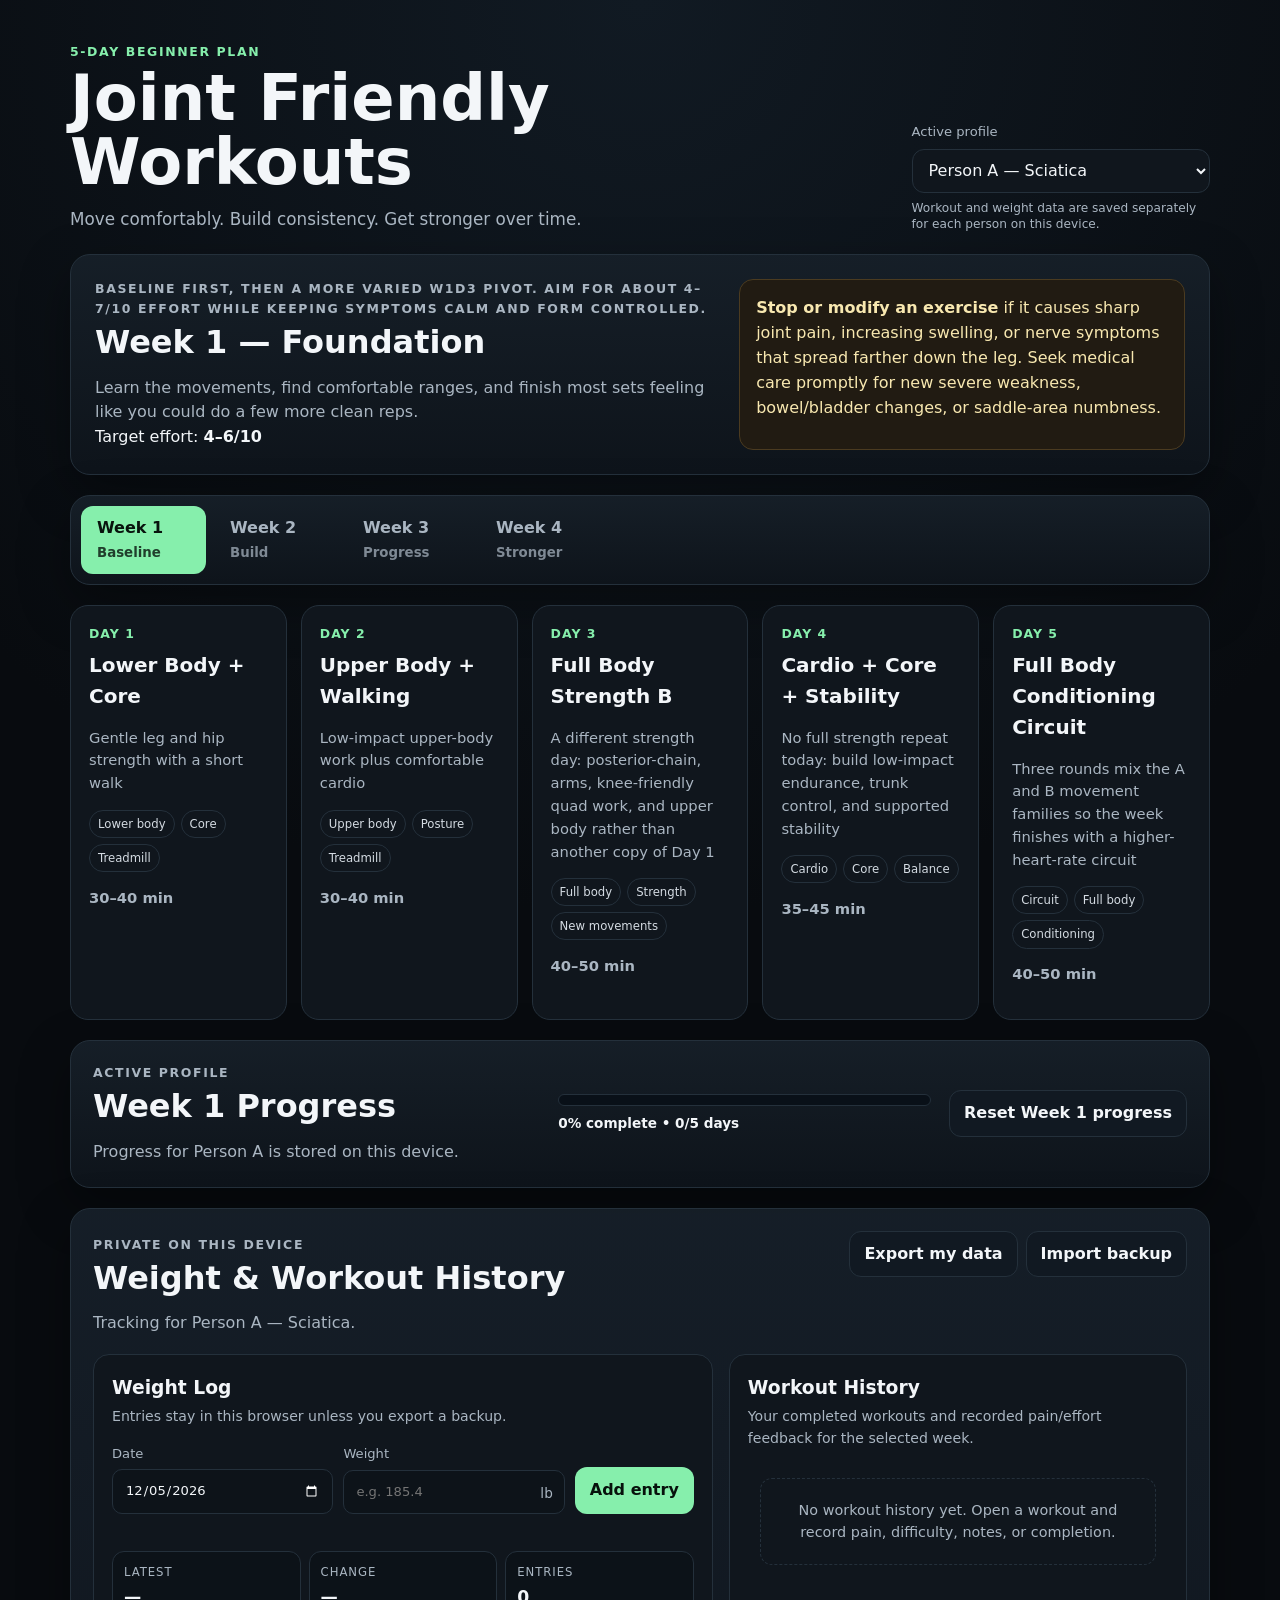
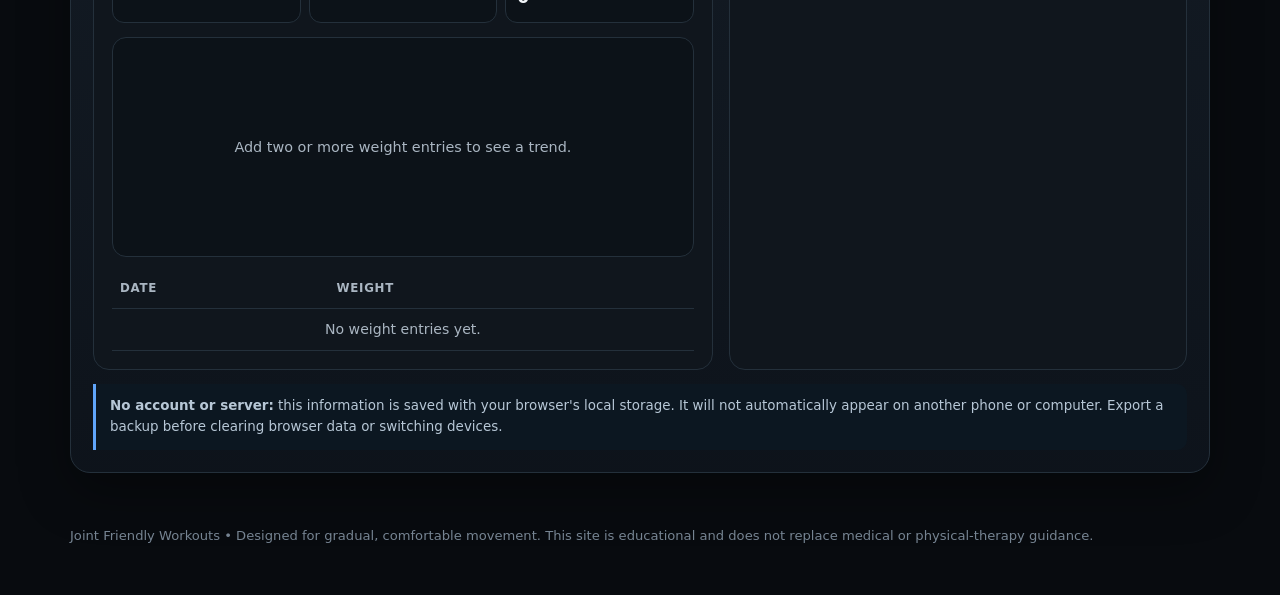
<file: index.html>
<!doctype html>
<html lang="en">
<head>
  <meta charset="utf-8" />
  <meta name="viewport" content="width=device-width, initial-scale=1" />
  <meta name="theme-color" content="#0b0f14" />
  <meta name="description" content="Joint-friendly 5-day workout plans with sciatica and knee/hip modifications." />
  <title>Joint Friendly Workouts</title>
  <link rel="stylesheet" href="styles.css" />
</head>
<body>
  <header class="site-header">
    <div>
      <p class="eyebrow">5-day beginner plan</p>
      <h1>Joint Friendly Workouts</h1>
      <p class="subtitle">Move comfortably. Build consistency. Get stronger over time.</p>
    </div>
    <div class="profile-control" aria-label="Select workout profile">
      <label for="profileSelect">Active profile</label>
      <select id="profileSelect">
        <option value="a">Person A — Sciatica</option>
        <option value="b">Person B — Knee / Hip</option>
      </select>
      <p class="profile-note">Workout and weight data are saved separately for each person on this device.</p>
    </div>
  </header>

  <main class="layout">
    <section class="panel intro-card">
      <div>
        <p class="eyebrow" id="weekEyebrow">4-week progressive plan</p>
        <h2 id="weekTitle">Week 1 — Baseline &amp; Comfort</h2>
        <p id="weekIntro">Learn the movements, find comfortable ranges, and finish most sets feeling like you could do a few more clean reps.</p>
        <div class="week-effort">Target effort: <strong id="weekEffort">4–6/10</strong></div>
      </div>
      <div class="safety-box">
        <strong>Stop or modify an exercise</strong> if it causes sharp joint pain, increasing swelling, or nerve symptoms that spread farther down the leg. Seek medical care promptly for new severe weakness, bowel/bladder changes, or saddle-area numbness.
      </div>
    </section>

    <nav class="week-nav panel" aria-label="Workout week navigation">
      <button class="week-tab active" data-week="1"><span>Week 1</span><small>Baseline</small></button>
      <button class="week-tab" data-week="2"><span>Week 2</span><small>Build</small></button>
      <button class="week-tab" data-week="3"><span>Week 3</span><small>Progress</small></button>
      <button class="week-tab" data-week="4"><span>Week 4</span><small>Stronger</small></button>
    </nav>

    <section class="day-grid" id="dayGrid" aria-label="Workout days"></section>

    <section class="panel progress-panel">
      <div>
        <p class="eyebrow">Active profile</p>
        <h2 id="progressWeekTitle">Week 1 Progress</h2>
        <p id="progressProfileText">Progress for Person A is stored on this device.</p>
      </div>
      <div class="progress-wrap" aria-label="Workout completion progress">
        <div class="progress-bar"><span id="progressFill"></span></div>
        <strong id="progressText">0% complete</strong>
      </div>
      <button id="resetProgress" class="secondary-btn">Reset current week progress</button>
    </section>

    <section class="panel tracking-panel" id="tracking">
      <div class="tracking-header">
        <div>
          <p class="eyebrow">Private on this device</p>
          <h2>Weight &amp; Workout History</h2>
          <p id="trackingProfileText">Tracking for Person A.</p>
        </div>
        <div class="tracking-actions">
          <button id="exportData" class="secondary-btn">Export my data</button>
          <label class="secondary-btn import-btn" for="importData">Import backup</label>
          <input id="importData" type="file" accept="application/json,.json" hidden />
        </div>
      </div>

      <div class="tracking-grid">
        <section class="tracking-card">
          <div class="section-heading">
            <div>
              <h3>Weight Log</h3>
              <p>Entries stay in this browser unless you export a backup.</p>
            </div>
          </div>
          <form id="weightForm" class="weight-form">
            <label>Date
              <input type="date" id="weightDate" required />
            </label>
            <label>Weight
              <div class="input-with-unit">
                <input type="number" id="weightValue" min="1" max="999" step="0.1" inputmode="decimal" placeholder="e.g. 185.4" required />
                <span>lb</span>
              </div>
            </label>
            <button class="primary-btn" type="submit">Add entry</button>
          </form>
          <p class="form-message" id="weightMessage" role="status" aria-live="polite"></p>
          <div class="weight-summary" id="weightSummary"></div>
          <div class="chart-wrap" id="weightChartWrap">
            <svg id="weightChart" class="weight-chart" viewBox="0 0 640 220" role="img" aria-label="Weight trend chart"></svg>
            <p id="emptyChart" class="empty-state">Add two or more weight entries to see a trend.</p>
          </div>
          <div class="table-wrap">
            <table class="history-table">
              <thead><tr><th>Date</th><th>Weight</th><th></th></tr></thead>
              <tbody id="weightHistoryBody"></tbody>
            </table>
          </div>
        </section>

        <section class="tracking-card">
          <div class="section-heading">
            <div>
              <h3>Workout History</h3>
              <p id="historyWeekText">Your completed workouts and recorded pain/effort feedback for the selected week.</p>
            </div>
          </div>
          <div id="workoutHistory" class="workout-history"></div>
        </section>
      </div>

      <div class="privacy-note">
        <strong>No account or server:</strong> this information is saved with your browser's local storage. It will not automatically appear on another phone or computer. Export a backup before clearing browser data or switching devices.
      </div>
    </section>
  </main>

  <dialog id="workoutDialog" class="workout-dialog">
    <div class="dialog-shell">
      <button class="close-btn" id="closeDialog" aria-label="Close workout">×</button>
      <div id="workoutContent"></div>
    </div>
  </dialog>

  <footer>
    <p>Joint Friendly Workouts • Designed for gradual, comfortable movement. This site is educational and does not replace medical or physical-therapy guidance.</p>
  </footer>

  <script src="data/workouts.js"></script>
  <script src="app.js"></script>
</body>
</html>
</file>
<file: styles.css>
:root {
  color-scheme: dark;
  --bg: #080b0f;
  --panel: #10161d;
  --panel-2: #161f28;
  --text: #f3f6f9;
  --muted: #aab6c2;
  --accent: #86efac;
  --accent-2: #60a5fa;
  --warning: #fde68a;
  --danger: #fca5a5;
  --border: #24303b;
  --shadow: 0 18px 50px rgba(0,0,0,.35);
}

* { box-sizing: border-box; }
html { scroll-behavior: smooth; }
body {
  margin: 0;
  font-family: Inter, ui-sans-serif, system-ui, -apple-system, BlinkMacSystemFont, "Segoe UI", sans-serif;
  background: radial-gradient(circle at top, #111a23 0%, var(--bg) 40%);
  color: var(--text);
  line-height: 1.55;
}
button, select, input, textarea { font: inherit; }
button, select { min-height: 44px; }

.site-header {
  max-width: 1180px;
  margin: 0 auto;
  padding: 42px 20px 22px;
  display: flex;
  gap: 28px;
  justify-content: space-between;
  align-items: end;
}
.eyebrow { text-transform: uppercase; letter-spacing: .13em; font-size: .78rem; color: var(--accent); font-weight: 800; margin: 0 0 5px; }
h1 { font-size: clamp(2rem, 6vw, 4rem); line-height: 1; margin: 0 0 12px; }
h2 { margin: 0 0 8px; font-size: clamp(1.35rem, 3vw, 2rem); }
h3 { margin: 0; }
.subtitle { color: var(--muted); margin: 0; font-size: 1.05rem; }
.profile-control { min-width: 260px; }
.profile-control label { display:block; font-size:.82rem; color: var(--muted); margin-bottom:6px; }
select {
  width: 100%; border: 1px solid var(--border); border-radius: 12px; background: var(--panel); color: var(--text); padding: 10px 12px;
}
.layout { max-width: 1180px; margin: 0 auto; padding: 0 20px 40px; }
.panel {
  background: linear-gradient(180deg, rgba(22,31,40,.96), rgba(14,20,27,.96));
  border: 1px solid var(--border);
  border-radius: 20px;
  box-shadow: var(--shadow);
}
.intro-card { padding: 24px; display:grid; grid-template-columns: 1.4fr 1fr; gap:20px; }
.intro-card p { margin:0; color: var(--muted); }
.safety-box { background: #211b12; border:1px solid #4b3b20; padding:16px; border-radius:14px; color:#f8e8b0; }
.week-nav { margin-top:20px; padding:10px; display:flex; gap:8px; overflow:auto; }
.week-tab { border:0; background:transparent; color:var(--muted); padding:10px 16px; border-radius:12px; font-weight:800; white-space:nowrap; }
.week-tab.active { background:var(--accent); color:#08130d; }
.week-tab.locked { opacity:.42; }
.day-grid { margin-top:20px; display:grid; grid-template-columns: repeat(5, minmax(0, 1fr)); gap:14px; }
.day-card {
  border:1px solid var(--border); border-radius:18px; background:var(--panel); padding:18px; cursor:pointer; transition:.2s ease; min-height:235px;
}
.day-card:hover { transform: translateY(-3px); border-color:#41505f; }
.day-card .day-num { color:var(--accent); font-weight:800; font-size:.78rem; letter-spacing:.08em; text-transform:uppercase; }
.day-card h3 { font-size:1.25rem; margin:7px 0; }
.day-card p { color:var(--muted); font-size:.92rem; }
.day-card .tag-row { display:flex; gap:6px; flex-wrap:wrap; margin-top:12px; }
.tag { border:1px solid var(--border); border-radius:999px; padding:4px 8px; font-size:.73rem; color:#d4dbe2; }
.day-card.completed { outline: 2px solid #2d8b53; }
.day-card.completed::after { content:"✓ Completed"; display:inline-block; margin-top:12px; color:var(--accent); font-weight:800; }
.progress-panel { margin-top:20px; padding:22px; display:grid; grid-template-columns: 1.2fr 1fr auto; gap:18px; align-items:center; }
.progress-panel p { margin:0; color:var(--muted); }
.progress-bar { height:12px; background:#091018; border:1px solid var(--border); border-radius:999px; overflow:hidden; }
.progress-bar span { display:block; height:100%; width:0; background:linear-gradient(90deg,var(--accent-2),var(--accent)); transition:width .2s; }
.progress-wrap strong { display:block; margin-top:7px; font-size:.85rem; }
.secondary-btn, .primary-btn { border:1px solid var(--border); border-radius:12px; padding:10px 14px; font-weight:800; cursor:pointer; }
.secondary-btn { background:#111922; color:var(--text); }
.primary-btn { background:var(--accent); color:#07110c; border-color:transparent; }
footer { max-width:1180px; margin:0 auto; padding:0 20px 35px; color:#768492; font-size:.82rem; }

.workout-dialog { width:min(900px, 96vw); max-height:94vh; padding:0; border:1px solid var(--border); border-radius:22px; background:var(--bg); color:var(--text); box-shadow:var(--shadow); }
.workout-dialog::backdrop { background:rgba(0,0,0,.78); backdrop-filter:blur(4px); }
.dialog-shell { position:relative; padding:24px; }
.close-btn { position:sticky; top:0; float:right; z-index:4; width:44px; border-radius:50%; border:1px solid var(--border); background:#1a232c; color:white; font-size:1.6rem; cursor:pointer; }
.workout-hero { padding-right:55px; margin-bottom:20px; }
.workout-hero p { color:var(--muted); margin:.3rem 0; }
.exercise-list { display:grid; gap:14px; }
.exercise-card { border:1px solid var(--border); border-radius:16px; background:var(--panel); overflow:hidden; }
.exercise-head { display:grid; grid-template-columns:86px 1fr auto; gap:14px; align-items:center; padding:14px; }
.exercise-art { width:86px; height:86px; border-radius:14px; background:#0c1218; border:1px solid var(--border); display:grid; place-items:center; }
.exercise-art svg { width:70px; height:70px; stroke:var(--accent-2); fill:none; stroke-width:4; stroke-linecap:round; stroke-linejoin:round; }
.exercise-meta { color:var(--accent); font-weight:800; font-size:.88rem; }
.exercise-card details { border-top:1px solid var(--border); padding:12px 14px; }
.exercise-card summary { cursor:pointer; font-weight:800; }
.exercise-card details p { color:var(--muted); }
.modification { border-left:3px solid var(--accent); padding:9px 11px; background:#0e1d17; border-radius:0 10px 10px 0; margin-top:10px; }
.check-wrap { display:flex; align-items:center; gap:8px; }
.check-wrap input { width:23px; height:23px; accent-color:var(--accent); }
.tracker { margin-top:18px; padding:16px; background:var(--panel-2); border:1px solid var(--border); border-radius:16px; }
.tracker-grid { display:grid; grid-template-columns:repeat(3,1fr); gap:12px; }
.tracker label { display:block; color:var(--muted); font-size:.82rem; }
.tracker input, .tracker select, .tracker textarea { width:100%; margin-top:5px; padding:10px; border-radius:10px; border:1px solid var(--border); background:#0d1319; color:var(--text); }
.tracker textarea { min-height:88px; resize:vertical; }
.tracker .wide { grid-column:1/-1; }
.complete-day { width:100%; margin-top:14px; }

@media (max-width: 900px) {
  .day-grid { grid-template-columns:repeat(2,1fr); }
  .progress-panel { grid-template-columns:1fr; }
}
@media (max-width: 680px) {
  .site-header { padding-top:26px; display:block; }
  .profile-control { margin-top:20px; min-width:0; }
  .intro-card { grid-template-columns:1fr; }
  .day-grid { grid-template-columns:1fr; }
  .day-card { min-height:0; }
  .dialog-shell { padding:16px; }
  .exercise-head { grid-template-columns:70px 1fr; }
  .exercise-art { width:70px; height:70px; }
  .exercise-art svg { width:56px; height:56px; }
  .check-wrap { grid-column:2; }
  .tracker-grid { grid-template-columns:1fr 1fr; }
  .tracker .wide { grid-column:1/-1; }
}

/* Tracking additions */
.profile-note { margin: 7px 0 0; max-width: 310px; color: var(--muted); font-size: .76rem; line-height: 1.35; }
.tracking-panel { margin-top: 20px; padding: 22px; }
.tracking-header { display:flex; justify-content:space-between; align-items:flex-start; gap:18px; }
.tracking-header p { margin:.25rem 0 0; color:var(--muted); }
.tracking-actions { display:flex; gap:8px; flex-wrap:wrap; justify-content:flex-end; }
.import-btn { display:inline-flex; align-items:center; justify-content:center; cursor:pointer; }
.tracking-grid { display:grid; grid-template-columns:1.15fr .85fr; gap:16px; margin-top:18px; }
.tracking-card { border:1px solid var(--border); border-radius:16px; background:var(--panel); padding:18px; min-width:0; }
.section-heading { display:flex; justify-content:space-between; gap:12px; align-items:flex-start; }
.section-heading p { margin:.25rem 0 0; color:var(--muted); font-size:.88rem; }
.weight-form { display:grid; grid-template-columns:1fr 1fr auto; gap:10px; align-items:end; margin-top:16px; }
.weight-form label { color:var(--muted); font-size:.82rem; }
.weight-form input { width:100%; min-height:44px; margin-top:5px; padding:10px 12px; border-radius:10px; border:1px solid var(--border); background:#0d1319; color:var(--text); }
.input-with-unit { position:relative; }
.input-with-unit input { padding-right:42px; }
.input-with-unit span { position:absolute; right:12px; bottom:10px; color:var(--muted); font-size:.85rem; }
.form-message { min-height:1.35rem; margin:8px 0 0; font-size:.84rem; color:var(--muted); }
.form-message.success { color:var(--accent); }
.form-message.error { color:var(--danger); }
.weight-summary { display:grid; grid-template-columns:repeat(3,1fr); gap:8px; margin:8px 0 14px; }
.summary-stat { border:1px solid var(--border); border-radius:12px; background:#0c1218; padding:11px; }
.summary-stat span { display:block; color:var(--muted); font-size:.73rem; text-transform:uppercase; letter-spacing:.08em; }
.summary-stat strong { display:block; margin-top:3px; font-size:1.08rem; }
.chart-wrap { min-height:220px; border:1px solid var(--border); border-radius:14px; background:#0c1218; padding:10px; display:grid; place-items:center; }
.weight-chart { width:100%; height:auto; overflow:visible; }
.chart-grid { stroke:#24303b; stroke-width:1; }
.chart-line { fill:none; stroke:var(--accent-2); stroke-width:3; stroke-linecap:round; stroke-linejoin:round; }
.chart-point { fill:var(--accent); stroke:#07110c; stroke-width:2; }
.chart-label { fill:#91a0ae; font-size:12px; font-family:inherit; }
.empty-state { color:var(--muted); text-align:center; margin:12px; font-size:.9rem; }
.table-wrap { overflow:auto; margin-top:12px; max-height:270px; }
.history-table { width:100%; border-collapse:collapse; font-size:.88rem; }
.history-table th, .history-table td { padding:10px 8px; border-bottom:1px solid var(--border); text-align:left; }
.history-table th { color:var(--muted); font-size:.74rem; text-transform:uppercase; letter-spacing:.06em; }
.history-table td:last-child, .history-table th:last-child { text-align:right; }
.empty-row { color:var(--muted); text-align:center !important; }
.icon-btn { border:0; background:transparent; color:#d6a6a6; cursor:pointer; padding:7px; min-height:0; }
.workout-history { display:grid; gap:10px; margin-top:16px; }
.history-item { border:1px solid var(--border); background:#0c1218; border-radius:13px; padding:13px; }
.history-item-head { display:flex; justify-content:space-between; align-items:flex-start; gap:10px; }
.history-day { color:var(--accent); font-size:.7rem; text-transform:uppercase; font-weight:800; letter-spacing:.08em; }
.history-item h4 { margin:2px 0 0; font-size:1rem; }
.status-pill { border:1px solid var(--border); color:var(--muted); border-radius:999px; padding:3px 8px; font-size:.7rem; white-space:nowrap; }
.status-pill.done { color:var(--accent); border-color:#2d8b53; background:#0d1c14; }
.history-metrics { display:grid; grid-template-columns:repeat(3,1fr); gap:6px; margin-top:10px; }
.history-metrics span { border-radius:9px; background:#111922; padding:8px; color:var(--muted); font-size:.72rem; }
.history-metrics strong { display:block; color:var(--text); margin-top:2px; font-size:.86rem; }
.history-notes { margin:10px 0 0; color:#c1ccd6; font-size:.84rem; white-space:pre-wrap; }
.history-empty { border:1px dashed var(--border); border-radius:12px; padding:20px; }
.privacy-note { margin-top:14px; border-left:3px solid var(--accent-2); background:#0c1721; color:#b7c7d6; padding:12px 14px; border-radius:0 10px 10px 0; font-size:.84rem; }

@media (max-width: 900px) {
  .tracking-grid { grid-template-columns:1fr; }
}
@media (max-width: 680px) {
  .tracking-header { display:block; }
  .tracking-actions { justify-content:flex-start; margin-top:14px; }
  .tracking-actions > * { flex:1; }
  .weight-form { grid-template-columns:1fr 1fr; }
  .weight-form button { grid-column:1/-1; }
  .history-metrics { grid-template-columns:1fr 1fr 1fr; }
}
@media (max-width: 460px) {
  .weight-summary { grid-template-columns:1fr; }
  .weight-form { grid-template-columns:1fr; }
  .weight-form button { grid-column:auto; }
  .history-metrics { grid-template-columns:1fr; }
}

/* Enhanced exercise illustrations */
.exercise-head { grid-template-columns: minmax(280px, 360px) 1fr auto; align-items:center; }
.exercise-art {
  width:100%; height:auto; min-height:158px; padding:10px;
  border-radius:16px; background:linear-gradient(145deg,#0b1219,#111b24);
  overflow:hidden;
}
.exercise-art svg { width:100%; height:100%; stroke:none; fill:none; }
.exercise-visual { width:100%; display:grid; grid-template-columns:1fr auto 1fr; align-items:center; gap:7px; }
.pose-panel { min-width:0; }
.pose-label { display:block; text-align:center; color:#dbe7f1; font-size:.71rem; font-weight:800; margin-bottom:4px; white-space:nowrap; }
.pose-canvas { position:relative; height:116px; border:1px solid #263746; border-radius:12px; overflow:hidden; background:radial-gradient(circle at 50% 20%,#203142 0,#101820 58%,#0b1117 100%); }
.pose-canvas > svg { display:block; width:100%; height:100%; }
.pose-canvas .support { fill:#6d7883; stroke:none; opacity:.85; }
.pose-canvas .support.floor { fill:none; stroke:#576470; stroke-width:2.5; }
.pose-canvas .torso { fill:#2f7fb6; stroke:#7cc4f2; stroke-width:1.2; }
.pose-canvas .limb { stroke:#8dc7ee; stroke-width:8.5; stroke-linecap:round; }
.pose-canvas .head { fill:#d3a07c; stroke:#f0c09a; stroke-width:1.1; }
.pose-canvas .joint { fill:#92efb3; stroke:#0d1a13; stroke-width:.8; }
.visual-arrow { color:var(--accent); font-size:1.35rem; font-weight:900; }
.visual-core-ring { position:absolute; left:50%; top:45%; width:36px; height:42px; transform:translate(-50%,-50%); border:2px dashed #647383; border-radius:50%; }
.visual-core-ring.active { border-color:var(--accent); box-shadow:0 0 16px rgba(134,239,172,.28); }
.breath-ring { position:absolute; right:8px; top:8px; display:grid; place-items:center; width:36px; height:36px; border-radius:50%; border:2px solid var(--accent-2); color:#cfe7ff; font-size:.62rem; font-weight:900; }
.breath-out { border-color:var(--accent); color:#d7ffe3; transform:scale(.8); }
.motion-arrow { position:absolute; right:9px; top:6px; color:var(--accent); font-size:1.8rem; font-weight:900; }

@media (max-width: 820px) {
  .exercise-head { grid-template-columns:1fr auto; }
  .exercise-art { grid-column:1/-1; }
}
@media (max-width: 520px) {
  .exercise-visual { gap:4px; }
  .pose-canvas { height:104px; }
  .pose-label { font-size:.65rem; }
  .visual-arrow { font-size:1.05rem; }
}

/* Workout phases */
.phase-section { margin: 18px 0; }
.phase-heading { display:flex; gap:14px; align-items:flex-start; padding:16px 18px; border:1px solid var(--border); border-radius:16px; background:rgba(255,255,255,.025); }
.phase-heading h3 { margin:2px 0 4px; }
.phase-heading p { margin:0; }
.phase-number { flex:0 0 34px; width:34px; height:34px; border-radius:50%; display:grid; place-items:center; font-weight:800; background:var(--accent); color:#07130e; }
.warmup-section .phase-heading { border-left:4px solid #e5a94b; }
.main-phase .phase-heading { border-left:4px solid var(--accent); }
.tracker .phase-heading { border-left:4px solid #68a7ff; margin-bottom:16px; }
.warmup-grid { display:grid; grid-template-columns:repeat(auto-fit,minmax(245px,1fr)); gap:10px; margin-top:10px; }
.warmup-card { display:grid; grid-template-columns:100px 1fr; gap:12px; align-items:center; padding:12px; border:1px solid var(--border); border-radius:14px; background:var(--card); }
.warmup-card .exercise-visual { transform:scale(.72); transform-origin:center; width:138px; margin-left:-20px; margin-right:-18px; }
.warmup-card h4 { margin:0 0 3px; font-size:1rem; }
.warmup-card p { margin:5px 0 0; font-size:.88rem; color:var(--muted); line-height:1.35; }
.warmup-dose { display:inline-block; font-size:.78rem; font-weight:800; color:var(--accent); }
@media (max-width:620px){ .warmup-grid{grid-template-columns:1fr}.warmup-card{grid-template-columns:84px 1fr}.warmup-card .exercise-visual{transform:scale(.62);margin-left:-28px;margin-right:-26px}.phase-heading{padding:14px}.phase-number{flex-basis:30px;width:30px;height:30px} }
/* Multi-week progression + matched photographic form guides */
.week-tab{display:flex;flex-direction:column;align-items:flex-start;min-width:125px}.week-tab small{font-weight:600;opacity:.72;margin-top:2px}.week-tab.active small{opacity:.8}
.exercise-art{background:#eef2f5;overflow:hidden;padding:0}.exercise-photo{display:block;width:100%;height:100%;object-fit:cover;border-radius:inherit}.photo-unavailable{width:100%;height:100%;display:flex;flex-direction:column;align-items:center;justify-content:center;text-align:center;padding:12px;color:var(--muted);background:linear-gradient(145deg,#111922,#0c1218)}.photo-unavailable span{font-weight:800;color:var(--text)}.photo-unavailable small{margin-top:4px;line-height:1.25}
.warmup-icon{overflow:hidden;border-radius:12px}.warmup-icon .exercise-photo{width:100%;height:94px;object-fit:cover}.warmup-icon .photo-unavailable{height:94px}.warmup-card .exercise-visual{transform:none;width:auto;margin:0}
@media(max-width:620px){.warmup-card .exercise-visual{transform:none;margin:0}.warmup-icon .exercise-photo,.warmup-icon .photo-unavailable{height:82px}}

/* Per-exercise feedback */
.exercise-feedback{display:grid;grid-template-columns:minmax(150px,.8fr) minmax(150px,.8fr) minmax(180px,1fr) minmax(240px,1.5fr);gap:10px;padding:12px 14px;border-top:1px solid var(--border);background:rgba(104,167,255,.045)}
.feedback-title{grid-column:1/-1;display:flex;align-items:baseline;justify-content:space-between;gap:12px}.feedback-title span,.optional{color:var(--muted);font-size:.78rem;font-weight:500}
.exercise-feedback label{font-size:.78rem;font-weight:800;color:var(--muted)}
.exercise-feedback select,.exercise-feedback input{width:100%;min-height:40px;margin-top:5px;padding:8px 10px;border-radius:9px;border:1px solid var(--border);background:#0d1319;color:var(--text)}
.exercise-feedback select:focus,.exercise-feedback input:focus{outline:2px solid var(--accent-2);outline-offset:1px}
@media(max-width:900px){.exercise-feedback{grid-template-columns:1fr 1fr}.feedback-note{grid-column:1/-1}}
@media(max-width:560px){.exercise-feedback{grid-template-columns:1fr}.feedback-note{grid-column:auto}.feedback-title{display:block}.feedback-title span{display:block;margin-top:3px}}
</file>
